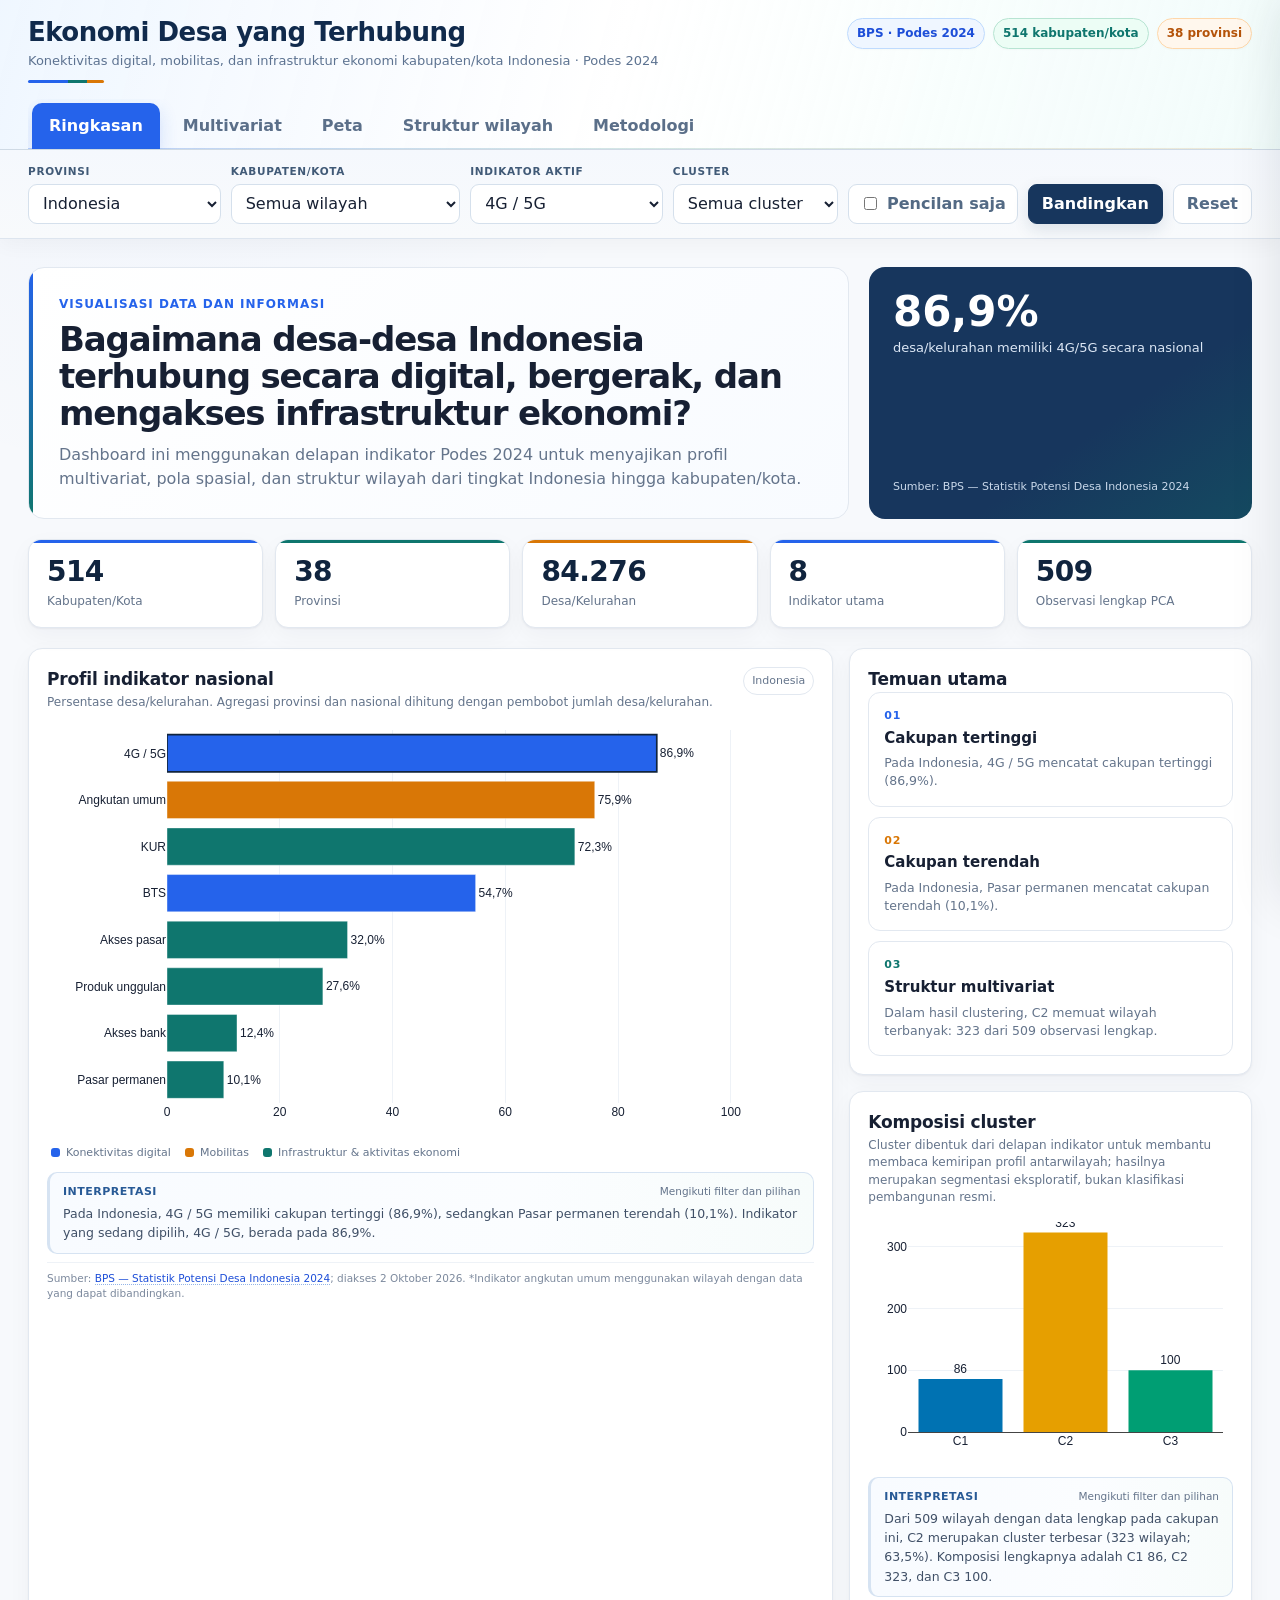
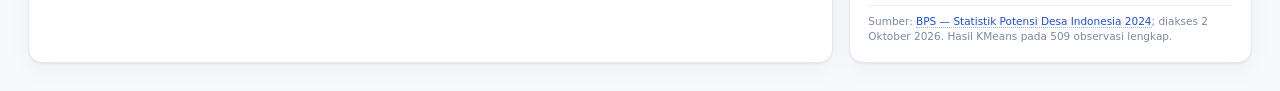
<file: index.html>
<!doctype html><html lang="id"><head><meta charset="utf-8"><meta name="viewport" content="width=device-width,initial-scale=1"><title>Ekonomi Desa yang Terhubung — Podes 2024</title><link rel="stylesheet" href="styles.css"></head><body>
<div class="app" id="appRoot">
  <header class="topbar">
    <div class="topbar-inner">
      <div class="brand-row">
        <div class="brand">
          <h1>Ekonomi Desa yang Terhubung</h1>
          <p>Konektivitas digital, mobilitas, dan infrastruktur ekonomi kabupaten/kota Indonesia · Podes 2024</p>
        </div>
        <div class="meta-badges"><span class="badge">BPS · Podes 2024</span><span class="badge">514 kabupaten/kota</span><span class="badge">38 provinsi</span></div>
      </div>
      <nav class="tabs" aria-label="Navigasi dashboard">
        <button class="tab-btn active" data-page="overview">Ringkasan</button>
        <button class="tab-btn" data-page="multivariate">Multivariat</button>
        <button class="tab-btn" data-page="spatial">Peta</button>
        <button class="tab-btn" data-page="hierarchy">Struktur wilayah</button>
        <button class="tab-btn" data-page="method">Metodologi</button>
      </nav>
    </div>
  </header>
  <section class="filterbar">
    <div class="filter-inner">
      <div class="control"><label>Provinsi</label><select id="provinceFilter"></select></div>
      <div class="control"><label>Kabupaten/Kota</label><select id="regionFilter"></select></div>
      <div class="control"><label>Indikator aktif</label><select id="indicatorFilter"></select></div>
      <div class="control"><label>Cluster</label><select id="clusterFilter"><option value="ALL">Semua cluster</option><option value="1">C1 · Relatif rendah</option><option value="2">C2 · Menengah/transisi</option><option value="3">C3 · Relatif tinggi</option></select></div>
      <label class="check-control"><input id="outlierOnly" type="checkbox"> Pencilan saja</label>
      <button class="btn" id="compareBtn">Bandingkan</button>
      <button class="btn ghost" id="resetBtn">Reset</button>
    </div>
  </section>
  <main class="main">
    <section id="page-overview" class="page active">
      <div class="hero">
        <div class="hero-main"><div class="hero-kicker">Visualisasi Data dan Informasi</div><h2>Bagaimana desa-desa Indonesia terhubung secara digital, bergerak, dan mengakses infrastruktur ekonomi?</h2><p>Dashboard ini menggunakan delapan indikator Podes 2024 untuk menyajikan profil multivariat, pola spasial, dan struktur wilayah dari tingkat Indonesia hingga kabupaten/kota.</p></div>
        <div class="hero-side"><div><div class="big" id="hero4g">86,9%</div><p id="hero4gLabel">desa/kelurahan memiliki 4G/5G secara nasional</p></div><div class="small-source">Sumber: BPS — Statistik Potensi Desa Indonesia 2024</div></div>
      </div>
      <div class="kpi-grid">
        <div class="kpi"><div class="value" id="kpiKab">514</div><div class="label">Kabupaten/Kota</div></div>
        <div class="kpi"><div class="value" id="kpiProv">38</div><div class="label">Provinsi</div></div>
        <div class="kpi"><div class="value" id="kpiDesa">84.276</div><div class="label">Desa/Kelurahan</div></div>
        <div class="kpi"><div class="value">8</div><div class="label">Indikator utama</div></div>
        <div class="kpi"><div class="value" id="kpiPca">509</div><div class="label">Observasi lengkap PCA</div></div>
      </div>
      <div class="grid-2">
        <div class="card"><div class="card-title-row"><div><h3 id="overviewChartTitle">Profil indikator nasional</h3><p class="subtitle">Persentase desa/kelurahan. Agregasi provinsi dan nasional dihitung dengan pembobot jumlah desa/kelurahan.</p></div><span class="pill" id="scopePill">Indonesia</span></div><div id="overviewBar" class="chart medium"></div>
<div class="semantic-legend" aria-label="Kelompok indikator">
  <span><i style="background:#2563EB"></i>Konektivitas digital</span>
  <span><i style="background:#D97706"></i>Mobilitas</span>
  <span><i style="background:#0F766E"></i>Infrastruktur & aktivitas ekonomi</span>
</div><div class="interpretation-box" aria-live="polite"><div class="interpretation-box-head"><span>Interpretasi</span><small>Mengikuti filter dan pilihan</small></div><p id="interpretOverviewProfile">Profil delapan indikator akan diringkas di sini.</p></div><div class="source">Sumber: <a href="https://www.bps.go.id/id/publication/2024/12/10/2f5217e2d6a695a0830290a7/statistik-potensi-desa-indonesia-2024.html" target="_blank" rel="noopener">BPS — Statistik Potensi Desa Indonesia 2024</a>; diakses 2 Oktober 2026. *Indikator angkutan umum menggunakan wilayah dengan data yang dapat dibandingkan.</div></div>
        <div class="stack"><div class="card"><h3>Temuan utama</h3><div class="insights" id="insightCards"></div></div><div class="card"><h3>Komposisi cluster</h3><p class="subtitle">Cluster dibentuk dari delapan indikator untuk membantu membaca kemiripan profil antarwilayah; hasilnya merupakan segmentasi eksploratif, bukan klasifikasi pembangunan resmi.</p><div id="overviewCluster" class="chart" style="min-height:260px"></div><div class="interpretation-box" aria-live="polite"><div class="interpretation-box-head"><span>Interpretasi</span><small>Mengikuti filter dan pilihan</small></div><p id="interpretOverviewCluster">Komposisi cluster pada cakupan aktif akan diringkas di sini.</p></div><div class="source">Sumber: <a href="https://www.bps.go.id/id/publication/2024/12/10/2f5217e2d6a695a0830290a7/statistik-potensi-desa-indonesia-2024.html" target="_blank" rel="noopener">BPS — Statistik Potensi Desa Indonesia 2024</a>; diakses 2 Oktober 2026. Hasil KMeans pada 509 observasi lengkap.</div></div></div>
      </div>
    </section>

    <section id="page-multivariate" class="page">
      <div class="page-head"><h2>Profil Multivariat</h2><p>Delapan indikator dianalisis secara bersamaan melalui PCA, clustering, parallel coordinates, dan heatmap terklaster. Seleksi lasso pada PCA akan diteruskan ke visual lain melalui brushing dan linking.</p></div>
      <div class="grid-8-4">
        <div class="card"><div class="card-title-row"><div><h3>Profil kabupaten/kota dalam ruang PCA</h3><p class="subtitle">PC1 = 53,87% · PC2 = 15,78% · total = 69,65% variasi.</p></div><span class="pill">Seleksi lasso aktif</span></div><div id="selectionStatus" class="selection-status">Tarik lasso/box pada titik untuk menautkan pilihan ke visual lain.</div><div id="pcaChart" class="chart tall"></div><div class="interpretation-box" aria-live="polite"><div class="interpretation-box-head"><span>Interpretasi</span><small>Mengikuti filter dan pilihan</small></div><p id="interpretPCA">Posisi wilayah pada ruang PCA akan dijelaskan di sini.</p></div><div class="source">Sumber: <a href="https://www.bps.go.id/id/publication/2024/12/10/2f5217e2d6a695a0830290a7/statistik-potensi-desa-indonesia-2024.html" target="_blank" rel="noopener">BPS — Statistik Potensi Desa Indonesia 2024</a>; diakses 2 Oktober 2026. PCA menggunakan 509 observasi lengkap setelah standardisasi z-score.</div></div>
        <div class="card"><h3>Profil rata-rata cluster</h3><p class="subtitle">Rata-rata delapan indikator pada masing-masing cluster (%).</p><div class="legend-row"><span><i class="dot" style="background:#0072B2"></i>C1 Relatif rendah</span><span><i class="dot" style="background:#E69F00"></i>C2 Menengah/transisi</span><span><i class="dot" style="background:#009E73"></i>C3 Relatif tinggi</span></div><div id="clusterProfile" class="chart tall"></div><div class="interpretation-box" aria-live="polite"><div class="interpretation-box-head"><span>Interpretasi</span><small>Mengikuti filter dan pilihan</small></div><p id="interpretClusterProfile">Perbedaan profil antarcluster akan dijelaskan di sini.</p></div><div class="source">Sumber: <a href="https://www.bps.go.id/id/publication/2024/12/10/2f5217e2d6a695a0830290a7/statistik-potensi-desa-indonesia-2024.html" target="_blank" rel="noopener">BPS — Statistik Potensi Desa Indonesia 2024</a>; diakses 2 Oktober 2026. Label cluster bersifat relatif terhadap delapan indikator yang dianalisis.</div></div>
      </div>
      <div class="card" style="margin-top:16px"><div class="card-title-row"><div><h3>Koordinat paralel (parallel coordinates)</h3><p class="subtitle">Z-score digunakan agar pola antarindikator dengan sebaran berbeda dapat dibandingkan pada skala yang sama.</p></div><span class="pill" id="parallelScope">509 wilayah</span></div><div id="parallelChart" class="chart medium"></div><div class="interpretation-box" aria-live="polite"><div class="interpretation-box-head"><span>Interpretasi</span><small>Mengikuti filter dan pilihan</small></div><p id="interpretParallel">Pola relatif pada koordinat paralel akan dijelaskan di sini.</p></div><div class="source">Sumber: <a href="https://www.bps.go.id/id/publication/2024/12/10/2f5217e2d6a695a0830290a7/statistik-potensi-desa-indonesia-2024.html" target="_blank" rel="noopener">BPS — Statistik Potensi Desa Indonesia 2024</a>; diakses 2 Oktober 2026. Garis mengikuti filter dan hasil brushing PCA.</div></div>
      <div class="card" style="margin-top:16px"><div class="card-title-row"><div><h3>Heatmap terklaster</h3><p class="subtitle">Wilayah diurutkan menggunakan Ward hierarchical clustering; warna menunjukkan z-score tiap indikator.</p></div><button class="clear-link" id="clearSelection">Bersihkan pilihan</button></div><div id="heatmapChart" class="chart tall"></div><div class="interpretation-box" aria-live="polite"><div class="interpretation-box-head"><span>Interpretasi</span><small>Mengikuti filter dan pilihan</small></div><p id="interpretHeatmap">Pola z-score pada heatmap akan dijelaskan di sini.</p></div><div class="source">Sumber: <a href="https://www.bps.go.id/id/publication/2024/12/10/2f5217e2d6a695a0830290a7/statistik-potensi-desa-indonesia-2024.html" target="_blank" rel="noopener">BPS — Statistik Potensi Desa Indonesia 2024</a>; diakses 2 Oktober 2026. Biru = relatif di bawah rata-rata; oranye = relatif di atas rata-rata.</div></div>
    </section>

    <section id="page-spatial" class="page">
      <div class="page-head"><h2>Peta Interaktif</h2><p>Dua bentuk peta digunakan untuk membedakan proporsi dan volume: choropleth menunjukkan persentase, sedangkan proportional symbol menunjukkan jumlah desa/kelurahan.</p></div>
      <div class="card map-shell">
        <div class="toolbar map-toolbar">
          <div class="control"><label>Jenis peta</label><select id="mapType"><option value="choropleth">Choropleth</option><option value="symbol">Proportional symbol</option></select></div>
          <div class="control"><label>Klasifikasi</label><select id="classification"><option value="jenks">Natural Breaks (Jenks)</option><option value="quantile">Quantile</option><option value="equal">Equal Interval</option></select></div>
          <div class="control"><label>Basemap</label><select id="basemapMode"><option value="plain">Plain</option><option value="light">Light</option><option value="satellite">Satellite</option></select></div>
          <label class="check-control"><input id="clusterLayer" type="checkbox"> Layer cluster</label>
          <label class="check-control"><input id="outlierLayer" type="checkbox" checked> Tandai pencilan</label>
          <div class="map-nav-group" aria-label="Navigasi peta">
            <button class="btn icon-btn" id="mapZoomIn" title="Perbesar peta" aria-label="Perbesar peta">+</button>
            <button class="btn icon-btn" id="mapZoomOut" title="Perkecil peta" aria-label="Perkecil peta">−</button>
            <button class="btn" id="resetMap" title="Sesuaikan peta dengan cakupan aktif">Fit wilayah</button>
            <button class="btn map-home-btn" id="mapIndonesia" title="Kembali ke cakupan nasional">Indonesia</button>
          </div>
        </div>
        <div class="interaction-hint"><b>Navigasi peta:</b> drag untuk menggeser · scroll atau tombol +/− untuk zoom · klik wilayah untuk membuka detail. Basemap dapat diubah tanpa mengubah data yang divisualisasikan.</div>
        <div class="card-title-row"><div><h3 id="mapTitle">Persentase desa/kelurahan dengan jaringan 4G/5G, 2024</h3><p class="subtitle" id="mapSubtitle">Kabupaten/kota · Natural Breaks · 5 kelas · skala nasional tetap.</p></div><span class="pill" id="mapScope">514 wilayah</span></div>
        <div class="map-layout">
          <div class="map-frame">
            <div id="mapChart" class="map-chart"></div>
          </div>
          <aside class="map-side-panel" aria-label="Legenda dan konteks peta">
            <div class="map-side-card">
              <div class="map-side-head"><strong>Legenda peta</strong><span>Dipisahkan dari area peta</span></div>
              <div id="mapLegend" class="map-legend-body"></div>
            </div>
            <div class="map-side-card">
              <div class="map-side-head"><strong>Konteks basemap</strong><span>Tampilan latar peta</span></div>
              <div id="mapBasemapInfo" class="map-basemap-info"></div>
            </div>
          </aside>
        </div>
        <div class="interpretation-box" aria-live="polite"><div class="interpretation-box-head"><span>Interpretasi</span><small>Mengikuti filter dan pilihan</small></div><p id="interpretMap">Pola spasial indikator aktif akan dijelaskan di sini.</p></div><div class="source">Sumber indikator: <a href="https://www.bps.go.id/id/publication/2024/12/10/2f5217e2d6a695a0830290a7/statistik-potensi-desa-indonesia-2024.html" target="_blank" rel="noopener">BPS — Statistik Potensi Desa Indonesia 2024</a>; diakses 2 Oktober 2026. Batas wilayah: <a href="https://github.com/AlfianAliM/Indonesia-GeoJSON" target="_blank" rel="noopener">Indonesia-GeoJSON / Peta Nusa–Laravel Nusa</a>; referensi Kepmendagri No 300.2.2-2138 Tahun 2025; diakses 2 Oktober 2026. Nilai NA tidak diimputasi.</div>
      </div>
    </section>

    <section id="page-hierarchy" class="page">
      <div class="page-head"><h2>Struktur Wilayah</h2><p>Struktur wilayah disusun dalam tiga tingkat: Indonesia → Provinsi → Kabupaten/Kota. Luas area menunjukkan jumlah desa/kelurahan, sedangkan warna menunjukkan indikator yang sedang dipilih.</p></div>
      <div class="card">
        <div class="toolbar hierarchy-toolbar">
          <div class="control"><label>Representasi</label><select id="hierarchyType"><option value="treemap">Treemap</option><option value="sunburst">Sunburst</option></select></div>
          <span class="pill">Size = desa/kelurahan</span>
          <span class="pill">Color = indikator aktif</span>
          <div class="hierarchy-nav-group">
            <button class="btn" id="hierUp">← Satu level</button>
            <button class="btn" id="hierReset">Reset ke Indonesia</button>
          </div>
        </div>
        <div class="interaction-hint"><b>Navigasi struktur:</b> klik provinsi untuk drill-down · klik breadcrumb atau tombol di atas untuk kembali.</div>
        <div class="breadcrumb" id="breadcrumb"><button type="button" class="crumb active" data-hier="root">Indonesia</button></div>
        <div id="hierarchyChart" class="chart tall"></div><div class="interpretation-box" aria-live="polite"><div class="interpretation-box-head"><span>Interpretasi</span><small>Mengikuti filter dan pilihan</small></div><p id="interpretHierarchy">Pola pada struktur wilayah akan dijelaskan di sini.</p></div><div class="source">Sumber: <a href="https://www.bps.go.id/id/publication/2024/12/10/2f5217e2d6a695a0830290a7/statistik-potensi-desa-indonesia-2024.html" target="_blank" rel="noopener">BPS — Statistik Potensi Desa Indonesia 2024</a>; diakses 2 Oktober 2026. Agregasi provinsi/nasional menggunakan pembobot jumlah desa/kelurahan.</div>
      </div>
    </section>

    <section id="page-method" class="page">
      <div class="page-head"><h2>Metodologi & Data</h2><p>Bagian ini memuat sumber data, pengolahan, visual encoding, penanganan data yang tidak tersedia, metode multivariat, serta batas interpretasi.</p></div>
      <div class="method-content">
        <div class="info-grid"><div class="info-box"><b>514</b><span>kabupaten/kota</span></div><div class="info-box"><b>509</b><span>observasi lengkap PCA</span></div><div class="info-box"><b>8</b><span>indikator primer</span></div></div>
        <details open><summary>01 · Data dan unit observasi</summary><div>
      Data utama yang digunakan adalah <b>BPS — Statistik Potensi Desa Indonesia 2024</b> (Katalog <b>1105014</b>, Nomor Publikasi <b>04300.24002</b>, rilis <b>10 Desember 2024</b>). Podes 2024 mencakup 514 kabupaten/kota, 7.281 kecamatan, dan 84.276 wilayah administrasi setingkat desa.
      <br><br><b>URL resmi:</b> <a href="https://www.bps.go.id/id/publication/2024/12/10/2f5217e2d6a695a0830290a7/statistik-potensi-desa-indonesia-2024.html" target="_blank" rel="noopener">https://www.bps.go.id/id/publication/2024/12/10/2f5217e2d6a695a0830290a7/statistik-potensi-desa-indonesia-2024.html</a><br><b>Tanggal akses:</b> 2 Oktober 2026.
    </div></details>
        <details><summary>02 · Definisi delapan indikator</summary><div><table id="indicatorTable"></table></div></details>
        <details><summary>03 · Data hilang dan keterbandingan</summary><div>
      <div class="callout warning">Nilai yang tidak tersedia atau tidak dapat dibandingkan dipertahankan sebagai <b>NA</b> dan tidak diubah menjadi nol.</div>
      <table class="method-table"><thead><tr><th>Kondisi</th><th>Perlakuan</th></tr></thead><tbody>
        <tr><td>Angkutan umum pada 5 kabupaten/kota DI Yogyakarta</td><td>NA; tidak masuk PCA/clustering.</td></tr>
        <tr><td>Nilai struktural yang tidak tersedia pada tabel sumber</td><td>Tetap NA; tidak diimputasi nol.</td></tr>
        <tr><td>PCA dan clustering</td><td>Analisis complete-case pada 509 wilayah dengan delapan indikator lengkap.</td></tr>
        <tr><td>Visual lain</td><td>Wilayah tetap ditampilkan untuk indikator yang tersedia.</td></tr>
      </tbody></table>
    </div></details>
        <details><summary>04 · PCA</summary><div>Sebelum PCA, delapan indikator distandardisasi menggunakan z-score. PC1 menjelaskan <b>53,87%</b> dan PC2 <b>15,78%</b>, sehingga dua komponen pertama merangkum <b>69,65%</b> variasi. Seluruh loading PC1 bernilai positif, sehingga PC1 diinterpretasikan sebagai dimensi umum konektivitas dan infrastruktur relatif, bukan sebagai indeks pembangunan resmi.</div></details>
        <details><summary>05 · Clustering</summary><div>
      KMeans dievaluasi untuk <b>k=2–8</b>. Nilai <b>k=3</b> dipilih karena menghasilkan silhouette tertinggi dan Davies–Bouldin terendah di antara kandidat yang diuji. Silhouette k=3 adalah <b>0,2945</b>, sehingga pemisahan antarcluster tetap moderat. Cluster digunakan sebagai alat eksplorasi, bukan klasifikasi definitif pembangunan. Label yang digunakan adalah <b>relatif rendah</b>, <b>menengah/transisi</b>, dan <b>relatif tinggi</b> terhadap delapan indikator.
    </div></details>
        <details><summary>06 · Pencilan multivariat</summary><div>
      Pencilan multivariat diidentifikasi menggunakan <b>squared Mahalanobis distance</b> pada delapan variabel standar. Ambang yang digunakan adalah <b>chi-square 99%</b> dengan <b>df=8</b> (D² ≈ <b>20,09</b>). Sebanyak <b>25 wilayah</b> melewati ambang tersebut. Status pencilan menunjukkan kombinasi indikator yang tidak biasa dibanding mayoritas wilayah dan tidak berarti data salah atau wilayah dinilai buruk.
    </div></details>
        <details><summary>07 · Peta, batas wilayah, dan klasifikasi</summary><div>
      Choropleth menggunakan <b>rasio/persentase</b>, bukan jumlah absolut. Natural Breaks (Jenks) lima kelas digunakan sebagai klasifikasi default; Quantile dan Equal Interval tersedia sebagai pembanding. Proportional symbol menggunakan <b>area simbol</b> yang proporsional terhadap jumlah desa/kelurahan.
      <br><br>Batas kabupaten/kota menggunakan <a href="https://github.com/AlfianAliM/Indonesia-GeoJSON" target="_blank" rel="noopener">Indonesia-GeoJSON</a>, yang mendokumentasikan sumber Laravel Nusa/Peta Nusa dan referensi <b>Kepmendagri No 300.2.2-2138 Tahun 2025</b>. Penggabungan polygon ke data Podes diaudit satu-ke-satu berdasarkan nama kabupaten/kota dan menghasilkan <b>514/514 wilayah cocok</b>. Kode yang berasal dari boundary diperlakukan sebagai <b>boundary code</b> dan tidak diklaim sebagai kode BPS.
      <br><b>Tanggal akses batas:</b> 2 Oktober 2026.
    </div></details>
        <details><summary>08 · Encoding visual dan aksesibilitas</summary><div>Palet kontinu Cividis-like digunakan untuk data berurutan, sedangkan heatmap menggunakan palet diverging biru–netral–oranye dengan titik tengah z=0. Tiga cluster dibedakan melalui warna kategorikal dan label teks. Nilai yang tidak tersedia ditandai dengan abu-abu/NA. Layout disusun agar tetap terbaca pada laptop maupun ponsel.</div></details>
        <details><summary>09 · Keterbatasan</summary><div>Interpretasi dibatasi pada pola deskriptif dan eksploratif. Korelasi tidak ditafsirkan sebagai hubungan kausal, sedangkan PCA dan cluster tidak diperlakukan sebagai klasifikasi resmi pembangunan. Perbedaan ketersediaan tabel sumber juga perlu diperhatikan ketika membaca indikator transportasi.</div></details>
        <details><summary>10 · Deklarasi penggunaan AI</summary><div>
      Alat bantu berbasis AI digunakan untuk mendukung penataan data, pemeriksaan konsistensi, analisis eksploratif, perancangan visualisasi, dan pengembangan kode dashboard. Hasil yang digunakan dalam proyek ditinjau kembali terhadap sumber data, keluaran analisis, dan ketentuan tugas sebelum dipertahankan sebagai bagian dari hasil akhir.
    </div></details>
        <details><summary>11 · Provenance dan audit penggabungan wilayah</summary><div>
      <b>Data indikator:</b> BPS — Statistik Potensi Desa Indonesia 2024.<br>
      <b>Batas wilayah:</b> Indonesia-GeoJSON / Laravel Nusa / Peta Nusa.<br>
      <b>Metode penggabungan:</b> normalisasi nama dan audit satu-ke-satu kabupaten/kota.<br>
      <b>Hasil audit:</b> 514 baris Podes ↔ 514 polygon unik; 0 wilayah tidak cocok; 0 polygon terpakai ganda.<br>
      <b>Kode boundary:</b> dipertahankan sebagai metadata batas dan tidak disebut sebagai kode BPS tanpa verifikasi resmi lintas seluruh 514 wilayah.<br>
      <b>URL BPS:</b> <a href="https://www.bps.go.id/id/publication/2024/12/10/2f5217e2d6a695a0830290a7/statistik-potensi-desa-indonesia-2024.html" target="_blank" rel="noopener">https://www.bps.go.id/id/publication/2024/12/10/2f5217e2d6a695a0830290a7/statistik-potensi-desa-indonesia-2024.html</a><br>
      <b>URL boundary:</b> <a href="https://github.com/AlfianAliM/Indonesia-GeoJSON" target="_blank" rel="noopener">https://github.com/AlfianAliM/Indonesia-GeoJSON</a><br>
      <b>Tanggal akses:</b> 2 Oktober 2026.
    </div></details>
    <div class="callout good" style="margin-top:16px"><b>Cakupan visual proyek:</b> Multivariat = PCA + parallel coordinates + heatmap terklaster + brushing/linking; Geospasial = choropleth + proportional symbol + tooltip + zoom/pan + layer; Hierarki = treemap + sunburst + drill-down/path.</div>
      </div>
    </section>
  </main>

  <aside class="drawer" id="regionDrawer" aria-live="polite">
    <div class="drawer-head"><div><h3 id="drawerTitle">Detail wilayah</h3><div class="sub" id="drawerSub"></div></div><button class="close-btn" id="drawerClose" aria-label="Tutup detail">×</button></div>
    <div class="drawer-body"><div id="drawerBadge" class="pill"></div><div class="drawer-metrics" id="drawerMetrics"></div><div class="drawer-section-title">
        <strong>Perbandingan wilayah, provinsi, dan nasional</strong>
        <span>Delapan indikator · persen (%)</span>
      </div>
      <div id="drawerCompareChart" class="drawer-chart"></div><div class="interpretation-box" aria-live="polite"><div class="interpretation-box-head"><span>Interpretasi</span><small>Mengikuti filter dan pilihan</small></div><p id="interpretDrawer">Perbandingan wilayah dengan provinsi dan nasional akan dijelaskan di sini.</p></div><div class="drawer-note" id="drawerNote"></div><div class="source">Sumber: <a href="https://www.bps.go.id/id/publication/2024/12/10/2f5217e2d6a695a0830290a7/statistik-potensi-desa-indonesia-2024.html" target="_blank" rel="noopener">BPS — Statistik Potensi Desa Indonesia 2024</a>; diakses 2 Oktober 2026.</div></div>
  </aside>

  <section class="compare-panel" id="comparePanel" aria-live="polite">
    <div class="compare-head"><div><h3 style="margin:0">Bandingkan wilayah</h3><p class="subtitle" style="margin:2px 0 0">Pilih sampai tiga kabupaten/kota. Seluruh indikator ditampilkan pada skala persen 0–100 agar perbandingan tetap konsisten.</p></div><button class="close-btn" id="compareClose">×</button></div>
    <div class="compare-selects"><select id="compare1"></select><select id="compare2"></select><select id="compare3"></select></div>
    <div id="compareChart" class="compare-chart"></div><div class="interpretation-box" aria-live="polite"><div class="interpretation-box-head"><span>Interpretasi</span><small>Mengikuti filter dan pilihan</small></div><p id="interpretCompare">Pilih wilayah untuk membaca perbandingan.</p></div><div class="source">Sumber: <a href="https://www.bps.go.id/id/publication/2024/12/10/2f5217e2d6a695a0830290a7/statistik-potensi-desa-indonesia-2024.html" target="_blank" rel="noopener">BPS — Statistik Potensi Desa Indonesia 2024</a>; diakses 2 Oktober 2026. Nilai NA tidak diimputasi.</div>
  </section>
</div>
<script src="plotly.min.js"></script><script src="dashboard.js"></script></body></html>
</file>
<file: styles.css>
:root{
  --bg:#F7F9FC;--card:#FFFFFF;--text:#172033;--muted:#64748B;--border:#E2E8F0;
  --accent:#2563EB;--accentSoft:#EFF6FF;--navy:#17365D;--teal:#0F766E;--tealSoft:#ECFDF5;--amber:#D97706;--amberSoft:#FFF7ED;--c1:#0072B2;--c2:#E69F00;--c3:#009E73;
  --outlier:#CC79A7;--na:#CBD5E1;--shadow:0 1px 2px rgba(15,23,42,.05),0 8px 24px rgba(15,23,42,.04)
}
*{box-sizing:border-box}html{scroll-behavior:smooth}body{margin:0;background:var(--bg);color:var(--text);font-family:Inter,ui-sans-serif,system-ui,-apple-system,BlinkMacSystemFont,"Segoe UI",sans-serif;line-height:1.45}
button,select,input{font:inherit}button{cursor:pointer}.app{min-height:100vh}.topbar{background:#fff;border-bottom:1px solid var(--border);position:sticky;top:0;z-index:50}.topbar-inner{max-width:1440px;margin:auto;padding:18px 28px 0}.brand-row{display:flex;justify-content:space-between;gap:24px;align-items:flex-start}.brand h1{font-size:26px;line-height:1.1;margin:0 0 5px;font-weight:750;letter-spacing:-.02em}.brand p{margin:0;color:var(--muted);font-size:13px}.meta-badges{display:flex;gap:8px;flex-wrap:wrap;justify-content:flex-end}.badge{border:1px solid var(--border);background:#fff;padding:6px 9px;border-radius:999px;color:var(--muted);font-size:12px}.tabs{display:flex;gap:4px;margin-top:16px;overflow-x:auto}.tab-btn{border:0;background:transparent;color:var(--muted);padding:11px 14px;border-bottom:3px solid transparent;font-weight:650;white-space:nowrap}.tab-btn.active{color:var(--accent);border-color:var(--accent)}
.filterbar{background:#fff;border-bottom:1px solid var(--border);position:sticky;top:91px;z-index:45}.filter-inner{max-width:1440px;margin:auto;padding:12px 28px;display:grid;grid-template-columns:1.05fr 1.25fr 1.05fr .9fr auto auto auto;gap:10px;align-items:end}.control label{display:block;font-size:11px;font-weight:700;color:var(--muted);text-transform:uppercase;letter-spacing:.05em;margin:0 0 5px}.control select,.control input[type="search"]{width:100%;height:40px;border:1px solid var(--border);background:white;border-radius:9px;padding:0 10px;color:var(--text);outline:none}.control select:focus,.control input:focus{border-color:var(--accent);box-shadow:0 0 0 3px var(--accentSoft)}.check-control{height:40px;display:flex;align-items:center;gap:7px;border:1px solid var(--border);border-radius:9px;padding:0 11px;white-space:nowrap;color:var(--muted);background:#fff}.btn{height:40px;border-radius:9px;border:1px solid var(--border);background:#fff;color:var(--text);padding:0 13px;font-weight:650}.btn:hover{background:#F8FAFC}.btn.primary{background:var(--accent);border-color:var(--accent);color:#fff}.btn.ghost{color:var(--muted)}
.main{max-width:1440px;margin:0 auto;padding:28px}.page{display:none}.page.active{display:block}.page-head{margin-bottom:22px}.page-head h2{font-size:28px;margin:0 0 7px;letter-spacing:-.02em}.page-head p{margin:0;color:var(--muted);max-width:880px}.hero{display:grid;grid-template-columns:minmax(0,1.5fr) minmax(280px,.7fr);gap:20px;align-items:stretch;margin-bottom:20px}.hero-main{padding:28px 30px;background:linear-gradient(135deg,#fff 0%,#F8FBFF 100%);border:1px solid var(--border);border-radius:16px}.hero-kicker{font-size:12px;text-transform:uppercase;letter-spacing:.08em;color:var(--accent);font-weight:800}.hero-main h2{font-size:34px;line-height:1.08;letter-spacing:-.035em;margin:8px 0 12px;max-width:840px}.hero-main p{color:var(--muted);max-width:800px;margin:0}.hero-side{background:var(--navy);color:#fff;border-radius:16px;padding:24px;display:flex;flex-direction:column;justify-content:space-between}.hero-side .big{font-size:42px;font-weight:780;line-height:1}.hero-side p{color:#DCE7F5;margin:6px 0 0;font-size:13px}.hero-side .small-source{font-size:11px;color:#BFD0E4;margin-top:20px}
.kpi-grid{display:grid;grid-template-columns:repeat(5,minmax(0,1fr));gap:12px;margin-bottom:20px}.kpi{background:#fff;border:1px solid var(--border);border-radius:13px;padding:17px 18px;box-shadow:var(--shadow)}.kpi .value{font-size:28px;font-weight:780;line-height:1.1;letter-spacing:-.02em}.kpi .label{font-size:12px;color:var(--muted);margin-top:5px}.grid-2{display:grid;grid-template-columns:minmax(0,2fr) minmax(300px,1fr);gap:16px}.grid-8-4{display:grid;grid-template-columns:minmax(0,2fr) minmax(300px,1fr);gap:16px}.card{background:var(--card);border:1px solid var(--border);border-radius:14px;box-shadow:var(--shadow);padding:18px;min-width:0}.card + .card{margin-top:0}.card-title-row{display:flex;justify-content:space-between;gap:12px;align-items:flex-start;margin-bottom:7px}.card h3{font-size:17px;margin:0;font-weight:750;letter-spacing:-.01em}.card .subtitle{font-size:12px;color:var(--muted);margin:2px 0 0}.chart{width:100%;min-height:360px}.chart.tall{min-height:560px}.chart.medium{min-height:420px}.source{font-size:10.5px;color:#7C899D;border-top:1px solid #EEF2F7;margin-top:8px;padding-top:8px}.insights{display:grid;gap:10px}.insight{padding:15px;border:1px solid var(--border);border-radius:12px;background:#fff}.insight .num{font-size:11px;color:var(--accent);font-weight:800;letter-spacing:.07em}.insight strong{display:block;margin:4px 0 5px;font-size:15px}.insight p{margin:0;color:var(--muted);font-size:12.5px}.legend-row{display:flex;gap:12px;flex-wrap:wrap;font-size:12px;color:var(--muted)}.dot{width:9px;height:9px;border-radius:50%;display:inline-block;margin-right:5px}.pill{display:inline-flex;align-items:center;border:1px solid var(--border);border-radius:999px;padding:5px 8px;font-size:11px;color:var(--muted);background:#fff}.selection-status{font-size:12px;color:var(--muted);min-height:20px}.clear-link{border:0;background:transparent;color:var(--accent);padding:0;font-weight:700}.stack{display:grid;gap:16px}.toolbar{display:flex;gap:10px;flex-wrap:wrap;align-items:flex-end;margin-bottom:12px}.toolbar .control{min-width:160px;flex:0 0 auto}.toolbar .check-control{margin-top:20px}.method-content{max-width:1000px;margin:auto}.method-content details{background:#fff;border:1px solid var(--border);border-radius:12px;margin-bottom:10px;padding:0 16px}.method-content summary{padding:15px 0;font-weight:750;cursor:pointer}.method-content details>div{border-top:1px solid var(--border);padding:15px 0;color:#475569}.method-content table{width:100%;border-collapse:collapse;font-size:12px}.method-content th,.method-content td{padding:9px;border-bottom:1px solid var(--border);text-align:left;vertical-align:top}.method-content th{color:var(--muted);font-size:11px;text-transform:uppercase}.callout{padding:13px 15px;background:#EFF6FF;border-left:3px solid var(--accent);border-radius:8px;color:#334155;font-size:12.5px}.warning{background:#FFFBEB;border-left-color:#D97706}.good{background:#ECFDF5;border-left-color:#059669}
.map-shell{padding:10px 10px 14px}.map-chart{min-height:650px}.breadcrumb{display:flex;gap:7px;align-items:center;color:var(--muted);font-size:12px;margin:0 0 10px}.breadcrumb strong{color:var(--text)}
.drawer{position:fixed;right:-430px;top:0;height:100%;width:410px;max-width:94vw;background:#fff;z-index:100;border-left:1px solid var(--border);box-shadow:-18px 0 50px rgba(15,23,42,.12);transition:right .2s ease;overflow-y:auto}.drawer.open{right:0}.drawer-head{position:sticky;top:0;background:#fff;border-bottom:1px solid var(--border);padding:18px;display:flex;justify-content:space-between;gap:10px;z-index:2}.drawer-body{padding:18px}.drawer h3{margin:0;font-size:21px}.drawer .sub{color:var(--muted);font-size:12px}.close-btn{width:38px;height:38px;border-radius:9px;border:1px solid var(--border);background:#fff}.drawer-metrics{display:grid;grid-template-columns:repeat(2,1fr);gap:8px;margin:12px 0}.mini-metric{border:1px solid var(--border);border-radius:10px;padding:10px}.mini-metric span{display:block;font-size:10px;color:var(--muted);text-transform:uppercase;letter-spacing:.05em}.mini-metric strong{font-size:15px}.drawer-chart{min-height:360px}.drawer-note{font-size:12px;color:var(--muted);background:#F8FAFC;border-radius:10px;padding:11px;margin-top:12px}
.compare-panel{position:fixed;left:50%;transform:translateX(-50%) translateY(30px);bottom:18px;width:min(1080px,94vw);max-height:82vh;overflow:auto;background:#fff;border:1px solid var(--border);box-shadow:0 22px 60px rgba(15,23,42,.18);border-radius:16px;z-index:95;padding:18px;opacity:0;pointer-events:none;transition:.18s ease}.compare-panel.open{opacity:1;transform:translateX(-50%) translateY(0);pointer-events:auto}.compare-head{display:flex;justify-content:space-between;gap:12px;align-items:center}.compare-selects{display:grid;grid-template-columns:repeat(3,1fr);gap:10px;margin:12px 0}.compare-selects select{width:100%;height:40px;border:1px solid var(--border);border-radius:9px;padding:0 8px}.compare-chart{min-height:420px}
.info-grid{display:grid;grid-template-columns:repeat(3,1fr);gap:12px;margin:14px 0}.info-box{border:1px solid var(--border);border-radius:12px;padding:12px}.info-box b{display:block;font-size:18px}.info-box span{font-size:11px;color:var(--muted)}
@media(max-width:1050px){.filter-inner{grid-template-columns:repeat(4,1fr)}.grid-2,.grid-8-4,.hero{grid-template-columns:1fr}.kpi-grid{grid-template-columns:repeat(3,1fr)}.hero-side{min-height:170px}.filterbar{top:91px}}
@media(max-width:720px){.topbar-inner,.filter-inner,.main{padding-left:14px;padding-right:14px}.brand-row{display:block}.meta-badges{justify-content:flex-start;margin-top:10px}.brand h1{font-size:22px}.topbar{position:relative}.filterbar{position:relative;top:auto}.filter-inner{grid-template-columns:1fr 1fr}.filter-inner .wide-mobile{grid-column:1/-1}.kpi-grid{grid-template-columns:1fr 1fr}.hero-main h2{font-size:28px}.main{padding-top:18px}.chart.tall,.map-chart{min-height:500px}.compare-selects{grid-template-columns:1fr}.info-grid{grid-template-columns:1fr 1fr}.tabs{margin-left:-4px}.drawer{width:100%;max-width:100%;right:-105%}.drawer.open{right:0}}
@media(max-width:430px){.filter-inner{grid-template-columns:1fr}.kpi-grid{grid-template-columns:1fr 1fr}.hero-main{padding:21px}.hero-main h2{font-size:25px}.card{padding:13px}.chart{min-height:330px}.chart.tall,.map-chart{min-height:460px}.info-grid{grid-template-columns:1fr}}


/* Interpretasi ditempatkan langsung di bawah setiap grafik. */
.interpretation-box{
  margin:10px 0 2px;
  padding:11px 13px 10px;
  border:1px solid #D9E5F3;
  border-left:3px solid var(--accent);
  border-radius:10px;
  background:#F8FBFF;
}
.interpretation-box-head{
  display:flex;
  align-items:center;
  justify-content:space-between;
  gap:10px;
  margin-bottom:4px;
}
.interpretation-box-head span{
  font-size:11px;
  font-weight:800;
  letter-spacing:.045em;
  text-transform:uppercase;
  color:#315E9C;
}
.interpretation-box-head small{
  font-size:10.5px;
  color:var(--muted);
  white-space:nowrap;
}
.interpretation-box p{
  margin:0;
  color:#405067;
  font-size:12.5px;
  line-height:1.55;
}
.drawer .interpretation-box{
  margin-top:8px;
  background:#F8FAFC;
}
.compare-panel .interpretation-box{
  margin:8px 0 0;
}
@media(max-width:620px){
  .interpretation-box-head{
    align-items:flex-start;
    flex-direction:column;
    gap:2px;
  }
  .interpretation-box-head small{white-space:normal}
}


/* ===== Final polish ===== */
body{
  background:
    radial-gradient(circle at 12% 0%,rgba(37,99,235,.035),transparent 31rem),
    var(--bg);
}
.tab-btn{
  border-radius:9px 9px 0 0;
  transition:background .16s ease,color .16s ease,border-color .16s ease;
}
.tab-btn:hover{background:#F5F8FD;color:var(--text)}
.tab-btn.active{background:#EFF5FF;color:#1D4ED8;border-color:var(--accent)}

.hero-main{position:relative;overflow:hidden}
.hero-main:before{
  content:"";position:absolute;left:0;top:0;bottom:0;width:4px;
  background:linear-gradient(180deg,var(--accent),var(--teal));
}
.hero-side{background:linear-gradient(145deg,#17365D 0%,#17365D 62%,#125C64 135%)}

.kpi{position:relative;overflow:hidden}
.kpi:after{content:"";position:absolute;left:0;right:0;top:0;height:3px;background:#D9E4F1}
.kpi:nth-child(1):after,.kpi:nth-child(4):after{background:#2563EB}
.kpi:nth-child(2):after,.kpi:nth-child(5):after{background:#0F766E}
.kpi:nth-child(3):after{background:#D97706}
.kpi .value{color:#10243E}

.insight:nth-child(3n+1) .num{color:#2563EB}
.insight:nth-child(3n+2) .num{color:#D97706}
.insight:nth-child(3n+3) .num{color:#0F766E}

.semantic-legend{
  display:flex;flex-wrap:wrap;gap:8px 14px;align-items:center;
  padding:7px 4px 1px;color:var(--muted);font-size:11px;
}
.semantic-legend span{display:inline-flex;align-items:center;gap:6px}
.semantic-legend i{width:9px;height:9px;border-radius:3px;display:inline-block}

.interpretation-box{
  background:linear-gradient(90deg,#F8FBFF 0%,#FBFDFF 62%,#F7FCFB 100%);
  border-color:#D6E3F2;
}
.interpretation-box-head span{color:#285A96}

.map-shell{
  background:linear-gradient(180deg,#FFFFFF 0%,#F8FBFD 100%);
  border-color:#D8E3EC;
}
.map-chart{
  background:#EDF4F8;
  border:1px solid #D8E5EC;
  border-radius:12px;
  overflow:hidden;
}
.map-chart .mapboxgl-canvas{cursor:grab}
.map-chart .mapboxgl-canvas:active{cursor:grabbing}
.map-toolbar{padding-bottom:2px;border-bottom:1px solid #E7EDF4}
.map-nav-group,.hierarchy-nav-group{
  display:flex;gap:7px;align-items:center;margin-left:auto;flex-wrap:wrap
}
.icon-btn{width:40px;padding:0;font-size:20px;line-height:1;font-weight:650}
.map-home-btn{border-color:#C9D9EC;background:#F7FAFF;color:#234D80}
.map-home-btn:hover{background:#EFF6FF;border-color:#AFC9E9}
.map-home-btn[disabled],.hierarchy-nav-group .btn[disabled]{opacity:.45;cursor:not-allowed;transform:none}
.interaction-hint{
  display:block;margin:2px 0 11px;padding:8px 10px;
  border-radius:9px;background:#F8FAFC;border:1px solid #E5EBF2;
  color:#64748B;font-size:11.5px;
}
.interaction-hint b{color:#3B4F67}

.hierarchy-toolbar{border-bottom:1px solid #E7EDF4;padding-bottom:10px}
.breadcrumb{flex-wrap:wrap;gap:5px;margin:0 0 10px;padding:5px 0}
.crumb{
  border:0;background:transparent;color:#52677E;padding:5px 7px;border-radius:7px;
  font:inherit;font-weight:650;cursor:pointer
}
.crumb:hover{background:#EFF6FF;color:#1D4ED8}
.crumb.active{background:#EAF2FF;color:#1D4ED8}
.crumb-sep{color:#94A3B8}

.drawer-section-title{
  display:flex;flex-direction:column;gap:2px;margin:17px 0 3px;
  padding-top:13px;border-top:1px solid #E8EDF3;
}
.drawer-section-title strong{font-size:13px;color:#263B54}
.drawer-section-title span{font-size:10.5px;color:var(--muted)}
.drawer-metrics .mini-metric:nth-child(1){border-top:2px solid #2563EB}
.drawer-metrics .mini-metric:nth-child(2){border-top:2px solid #0F766E}
.drawer-metrics .mini-metric:nth-child(3){border-top:2px solid #CC79A7}
.drawer-metrics .mini-metric:nth-child(4){border-top:2px solid #D97706}

.js-plotly-plot .modebar{opacity:.55;transition:opacity .15s ease}
.js-plotly-plot:hover .modebar{opacity:.9}

@media(max-width:900px){
  .map-nav-group,.hierarchy-nav-group{margin-left:0;width:100%}
}
@media(max-width:620px){
  .map-nav-group .btn,.hierarchy-nav-group .btn{flex:1}
  .map-nav-group .icon-btn{flex:0 0 42px}
  .semantic-legend{display:grid;grid-template-columns:1fr}
}


/* ===== Header & filter color revision ===== */
.topbar{
  background:
    linear-gradient(105deg,rgba(239,246,255,.92) 0%,rgba(255,255,255,.98) 48%,rgba(240,253,250,.78) 100%);
  border-bottom:0;
  box-shadow:0 1px 0 rgba(148,163,184,.22);
}
.topbar-inner{position:relative}
.topbar-inner:after{
  content:"";position:absolute;left:28px;right:28px;bottom:0;height:1px;
  background:linear-gradient(90deg,rgba(37,99,235,.28),rgba(15,118,110,.18),rgba(217,119,6,.14));
}
.brand h1{color:#102A4C}
.brand p{color:#5D7391}
.brand:after{
  content:"";display:block;width:76px;height:3px;margin-top:10px;border-radius:99px;
  background:linear-gradient(90deg,#2563EB 0 52%,#0F766E 52% 78%,#D97706 78%);
}

.meta-badges .badge{
  font-weight:650;
  border-width:1px;
  box-shadow:0 1px 2px rgba(15,23,42,.025);
}
.meta-badges .badge:nth-child(1){
  background:#EFF6FF;border-color:#BFDBFE;color:#1D4ED8;
}
.meta-badges .badge:nth-child(2){
  background:#ECFDF5;border-color:#B7E4D2;color:#0F766E;
}
.meta-badges .badge:nth-child(3){
  background:#FFF7ED;border-color:#FED7AA;color:#B45309;
}

.tabs{
  gap:6px;
  margin-top:16px;
  padding:4px 4px 0;
  border-radius:12px 12px 0 0;
}
.tab-btn{
  border-bottom:0;
  border-radius:10px 10px 0 0;
  padding:11px 17px;
  color:#5B6F89;
  transition:background .16s ease,color .16s ease,box-shadow .16s ease,transform .16s ease;
}
.tab-btn:hover{
  background:rgba(255,255,255,.72);
  color:#17365D;
}
.tab-btn.active{
  background:#2563EB;
  color:#FFFFFF;
  box-shadow:0 7px 18px rgba(37,99,235,.18);
}
.tab-btn.active:hover{background:#2563EB;color:#fff}

.filterbar{
  position:sticky;
  background:linear-gradient(180deg,#F5F8FD 0%,#F8FAFC 100%);
  border-top:1px solid rgba(219,229,241,.8);
  border-bottom:1px solid #DDE5EF;
  box-shadow:0 6px 20px rgba(15,23,42,.035);
}
.filter-inner{
  padding-top:14px;
  padding-bottom:14px;
}
.control label{
  color:#415A77;
  font-size:10.5px;
  letter-spacing:.065em;
}
.control select,.control input[type="search"],.check-control,.btn{
  border-color:#D5E0EC;
  background:#FFFFFF;
}
.control select:hover,.control input[type="search"]:hover,.check-control:hover{
  border-color:#B9CBE0;
}
.control select:focus,.control input:focus{
  border-color:#2563EB;
  box-shadow:0 0 0 3px rgba(37,99,235,.09);
}
.check-control{
  color:#536A84;
  font-weight:600;
}
.check-control input{accent-color:#CC79A7}
.check-control:has(input:checked){
  background:#FFF4FA;
  border-color:#E4B5D0;
  color:#8F3F6D;
}
#compareBtn{
  background:#17365D;
  border-color:#17365D;
  color:#FFFFFF;
  box-shadow:0 6px 16px rgba(23,54,93,.12);
}
#compareBtn:hover{
  background:#102A4C;
  border-color:#102A4C;
}
#resetBtn{
  background:#FFFFFF;
  color:#546B86;
}
#resetBtn:hover{
  background:#F1F5F9;
  color:#17365D;
}

/* Keep the map visually white, like the earlier version. */
.map-shell{
  background:#FFFFFF;
  border-color:var(--border);
}
.map-chart{
  background:#FFFFFF;
  border:1px solid #E2E8F0;
}

.source a,.method-content a{color:#1D4ED8;text-decoration:none;border-bottom:1px dotted #93B4E8}
.source a:hover,.method-content a:hover{color:#17365D;border-bottom-style:solid}
.method-table{width:100%;border-collapse:collapse;margin-top:12px;font-size:12px}
.method-table th,.method-table td{border:1px solid #E2E8F0;padding:9px 10px;text-align:left;vertical-align:top}
.method-table th{background:#F8FAFC;color:#334155}
.method-table td{color:#526277}

/* Hero source is intentionally plain text; detailed source links remain below visuals and in Methodology. */
.hero-side .small-source{
  color:#C9D8EA;
  text-decoration:none;
  font-size:11px;
  line-height:1.45;
}


/* ===== Map panel revision ===== */
.map-shell{padding:12px 12px 16px;background:linear-gradient(180deg,#FFFFFF 0%,#FCFDFF 100%)}
.map-layout{display:grid;grid-template-columns:minmax(0,1fr) 280px;gap:14px;align-items:start}
.map-frame{border:1px solid #DCE6F0;border-radius:18px;padding:8px;background:linear-gradient(180deg,#F8FBFF 0%,#F4F8FC 100%);box-shadow:inset 0 1px 0 rgba(255,255,255,.8)}
.map-chart{min-height:680px;border-radius:14px;overflow:hidden;background:#F7FAFC}
.map-side-panel{display:flex;flex-direction:column;gap:12px}
.map-side-card{border:1px solid #E2E8F0;border-radius:16px;background:#FFFFFF;padding:12px 12px 13px;box-shadow:0 8px 26px rgba(148,163,184,.08)}
.map-side-head{display:flex;flex-direction:column;gap:2px;margin-bottom:10px}
.map-side-head strong{font-size:13px;color:#20324A}.map-side-head span{font-size:11px;color:#6B7D90}
.map-legend-body,.map-basemap-info{display:flex;flex-direction:column;gap:10px}
.legend-block{display:flex;flex-direction:column;gap:7px}.legend-block-title{font-size:11px;font-weight:700;text-transform:uppercase;letter-spacing:.03em;color:#5B6E82}
.legend-items{display:flex;flex-direction:column;gap:6px}.legend-item{display:flex;align-items:center;gap:8px;font-size:12px;color:#334155}
.legend-swatch{width:16px;height:12px;border-radius:4px;border:1px solid rgba(15,23,42,.12);flex:0 0 16px}
.legend-line{width:16px;height:0;border-top:3px solid #0F172A;flex:0 0 16px}.legend-diamond{width:11px;height:11px;background:#CC79A7;transform:rotate(45deg);border-radius:2px;flex:0 0 11px;margin:0 2px}
.symbol-legend{display:flex;align-items:flex-end;gap:16px;min-height:64px;padding:8px 4px 2px}.symbol-marker-wrap{display:flex;flex-direction:column;align-items:center;gap:6px;color:#475569;font-size:11px}
.symbol-marker{border-radius:999px;background:rgba(37,99,235,.45);border:1.5px solid rgba(37,99,235,.8);display:inline-block}
.symbol-note{font-size:11px;line-height:1.45;color:#5E7288;background:#F8FAFC;border:1px solid #E7EDF4;border-radius:10px;padding:8px 9px}
.basemap-chip-row{display:flex;flex-wrap:wrap;gap:8px}.basemap-chip{display:inline-flex;align-items:center;gap:6px;border-radius:999px;padding:6px 10px;font-size:11.5px;border:1px solid #D9E4EF;background:#F8FAFC;color:#4B6178;font-weight:600}
.basemap-chip.active{background:#EAF2FF;color:#1D4ED8;border-color:#BFD5F5}.basemap-chip .dot{width:8px;height:8px;border-radius:999px;display:inline-block}
.basemap-chip .dot.plain{background:#CBD5E1}.basemap-chip .dot.light{background:#93C5FD}.basemap-chip .dot.satellite{background:#0F766E}
.map-basemap-copy{font-size:11.5px;line-height:1.52;color:#52677E}
.map-chart .plot-container,.map-chart .svg-container,.map-chart .main-svg,.map-chart .mapboxgl-map{border-radius:12px}
@media(max-width:1100px){.map-layout{grid-template-columns:1fr}.map-side-panel{display:grid;grid-template-columns:1fr 1fr}}
@media(max-width:760px){.map-side-panel{grid-template-columns:1fr}.map-chart{min-height:560px}}


/* Revisi light basemap: watermark-free, biru muda */
.map-chart{
  background:linear-gradient(180deg,#F8FBFF 0%,#F4F8FC 100%);
}
.map-frame{
  background:linear-gradient(180deg,#F8FBFF 0%,#F2F7FD 100%);
}

/* Stronger visible light-blue map canvas for Light mode */
.map-frame{
  background:#EAF4FF;
}
</file>
